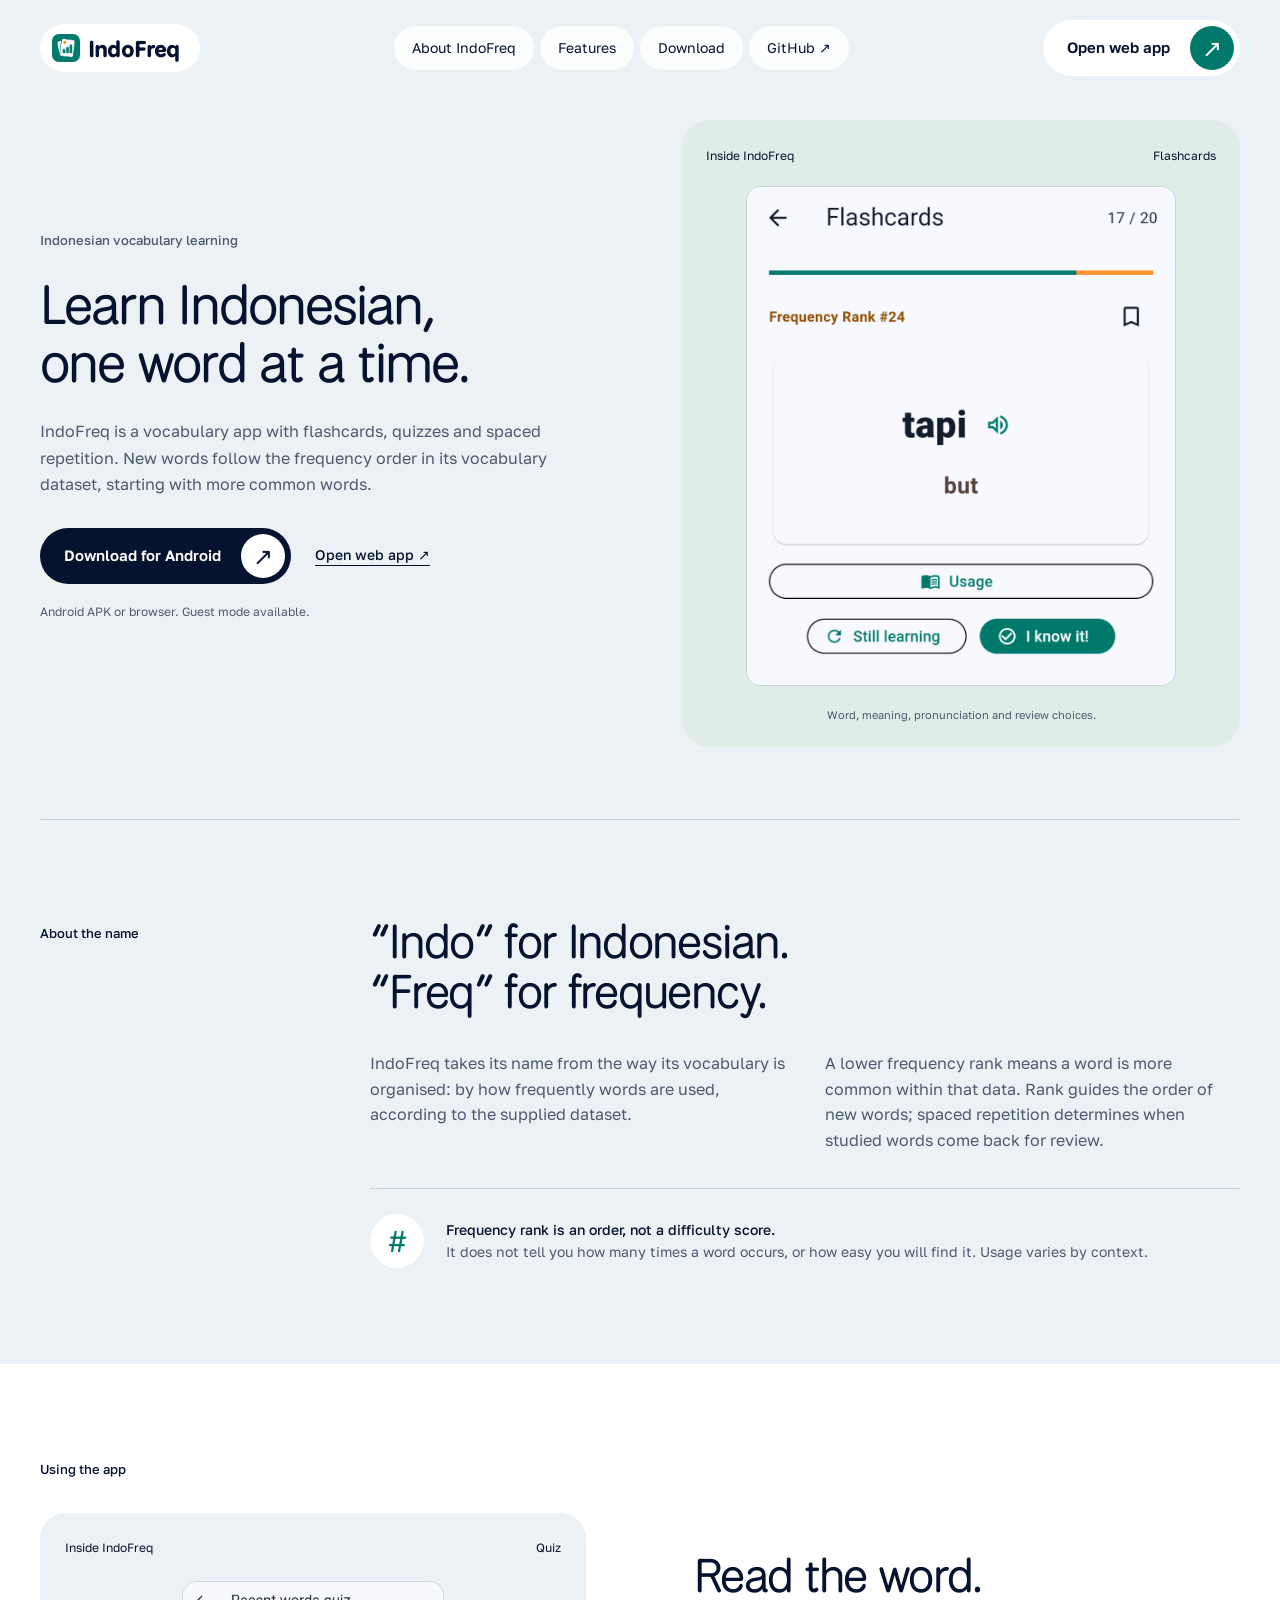
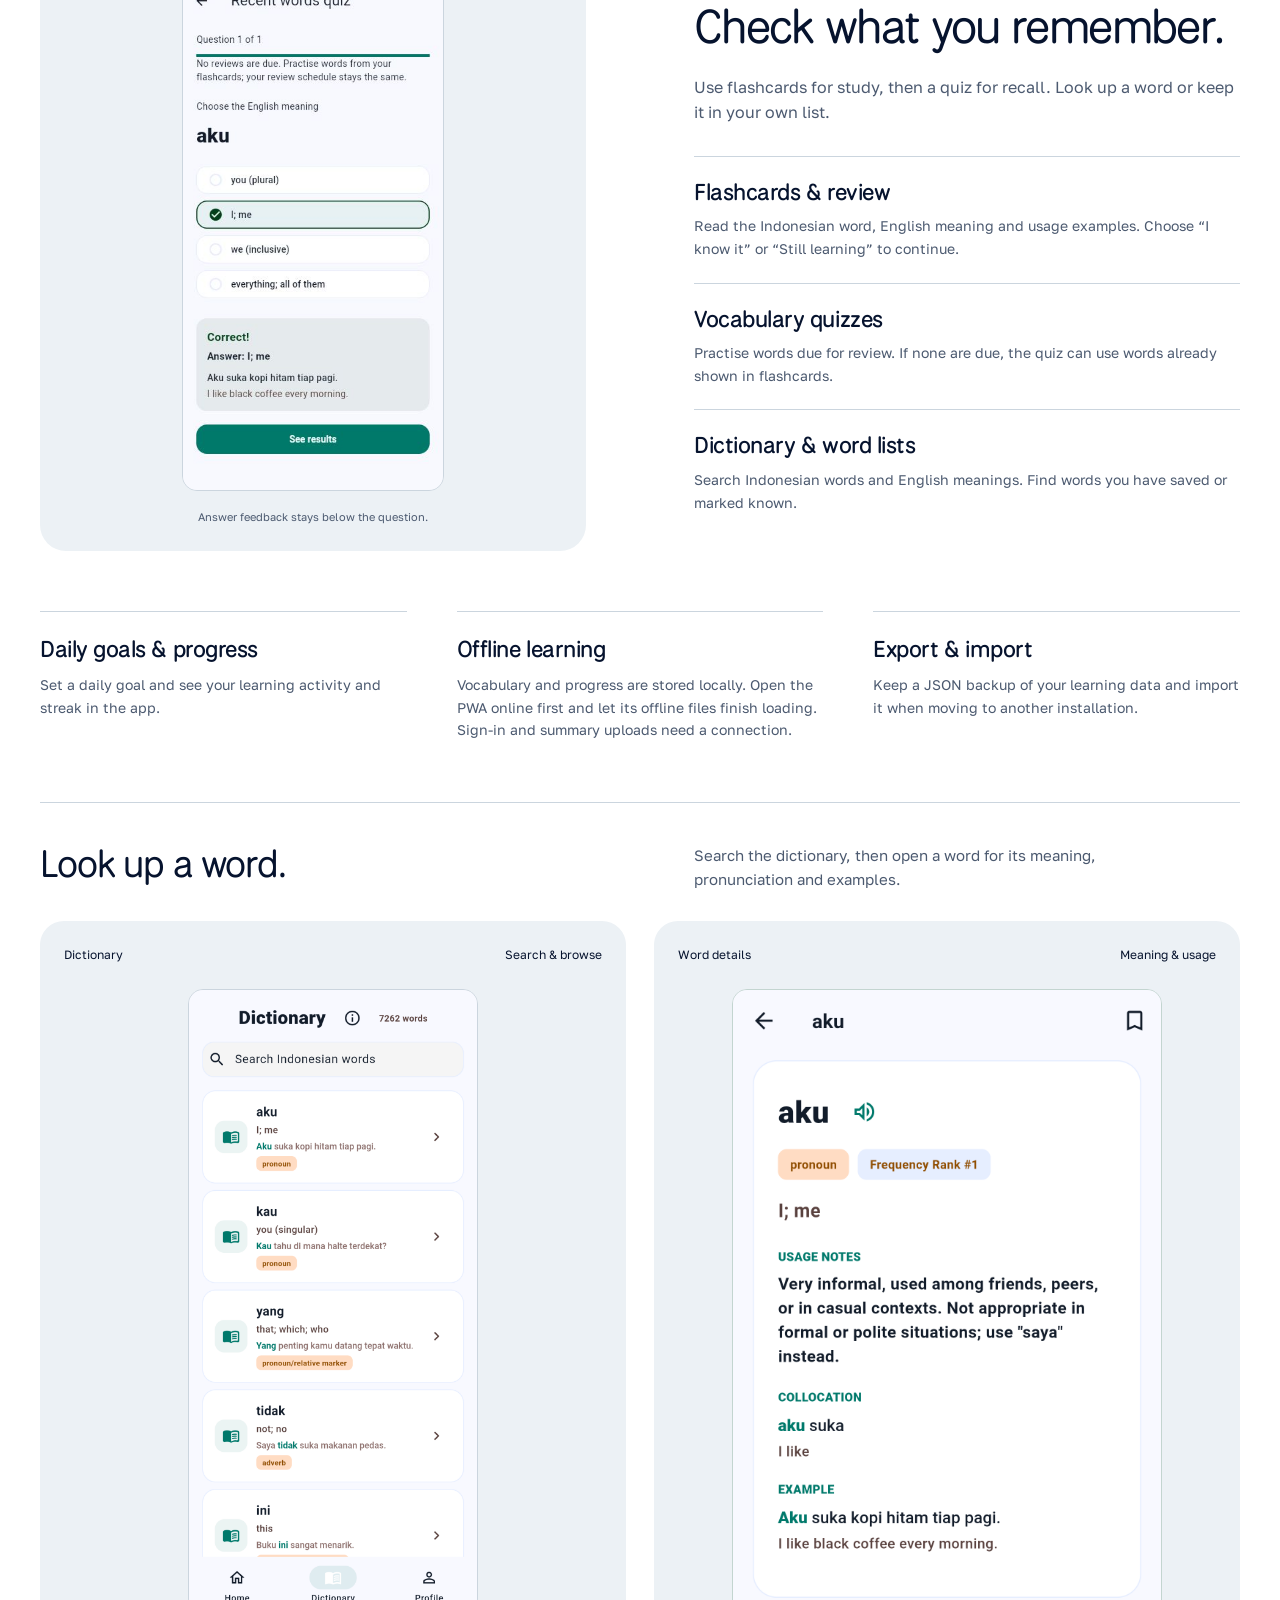
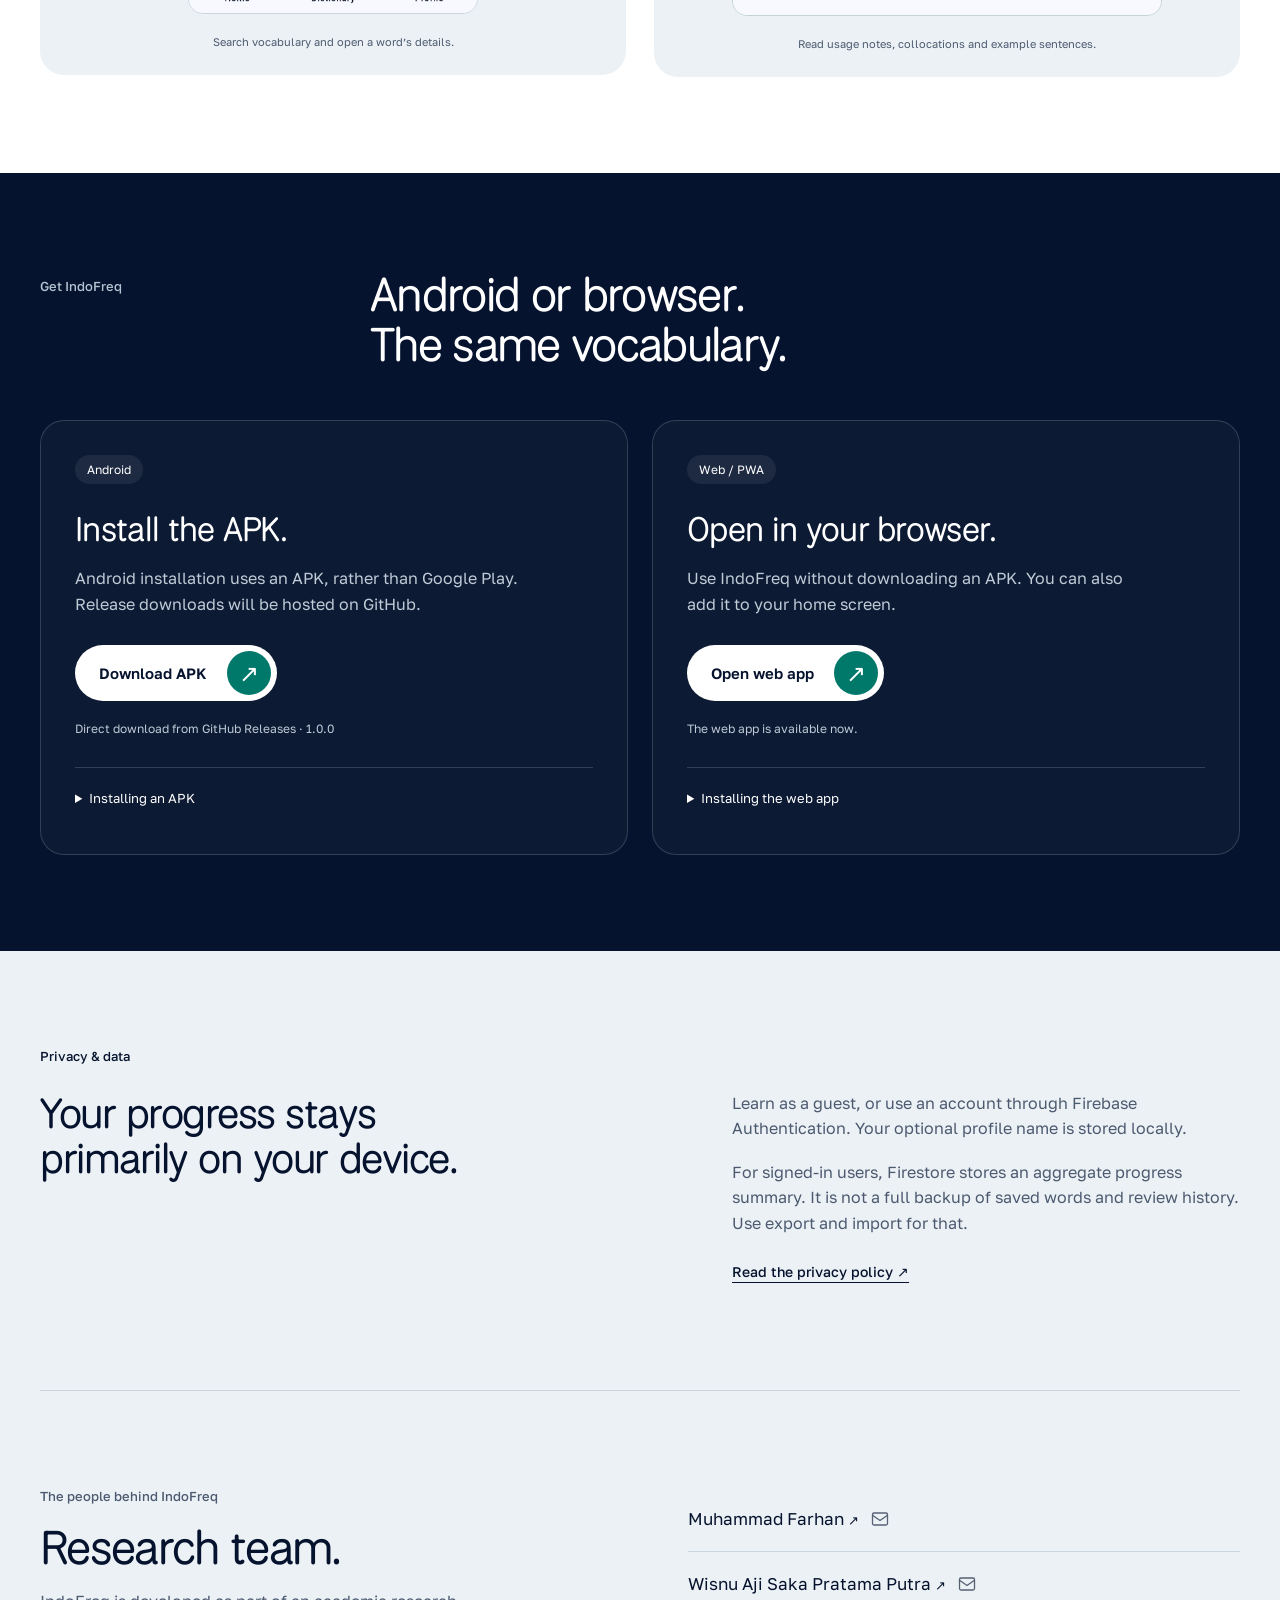
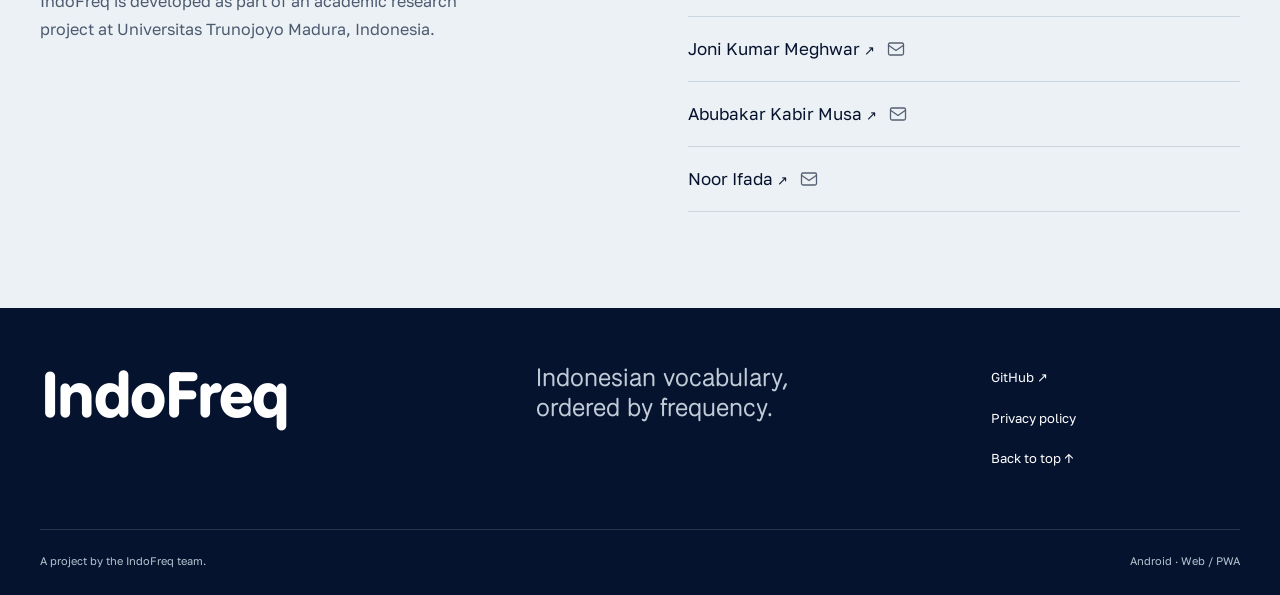
<file: index.html>
<!doctype html>
<html lang="en">

<head>
  <meta charset="utf-8">
  <meta name="viewport" content="width=device-width,initial-scale=1">
  <title>IndoFreq — Indonesian vocabulary, ordered by frequency.</title>
  <meta name="description"
    content="Learn Indonesian vocabulary with frequency-ordered flashcards, spaced repetition, quizzes and a searchable dictionary. Use IndoFreq on Android or the web.">
  <meta name="theme-color" content="#ecf1f5">
  <meta property="og:type" content="website">
  <meta property="og:title" content="IndoFreq — Indonesian vocabulary, ordered by frequency.">
  <meta property="og:description"
    content="Learn Indonesian vocabulary with frequency-ordered flashcards, spaced repetition, quizzes and a searchable dictionary. Use IndoFreq on Android or the web.">
  <meta name="twitter:card" content="summary">
  <link rel="icon" href="assets/indofreq-logo.png">
  <link rel="preload" href="assets/fonts/NationalPark-latin.woff2" as="font" type="font/woff2" crossorigin>
  <link rel="stylesheet" href="styles.css">
  <script src="config.js" defer></script>
  <script src="script.js" defer></script>

<!-- Google Analytics -->
<script async src="https://www.googletagmanager.com/gtag/js?id=G-DYMZL4G29G"></script>
<script>
  window.dataLayer = window.dataLayer || [];

  function gtag() {
    dataLayer.push(arguments);
  }

  gtag('js', new Date());
  gtag('config', 'G-DYMZL4G29G');
</script>

</head>

<body><a class="skip" href="#main">Skip to content</a>
  <header class="header wrap">
    <a class="brand" href="index.html" aria-label="IndoFreq home"><img src="assets/indofreq-logo.png" width="28"
        height="28" alt="">IndoFreq</a>
    <button class="menu" aria-controls="navigation" aria-expanded="false">Menu <span
        aria-hidden="true">☰</span></button>
    <nav id="navigation" aria-label="Main navigation"><a href="#about">About IndoFreq</a><a
        href="#features">Features</a><a href="#download">Download</a><a
        href="https://github.com/mfarhancode/indofreq">GitHub ↗</a></nav>
    <a class="button nav-app" href="https://indofreq.web.app/"><span>Open web app</span><span class="button-disc"
        aria-hidden="true">↗</span></a>
  </header>
  <main id="main" tabindex="-1">
    <section class="hero wrap" aria-labelledby="hero-title">
      <div class="hero-copy">
        <p class="eyebrow">Indonesian vocabulary learning</p>
        <h1 id="hero-title">Learn Indonesian,<br>one word at a time.</h1>
        <p class="lead">IndoFreq is a vocabulary app with flashcards, quizzes and spaced repetition. New words follow
          the frequency order in its vocabulary dataset, starting with more common words.</p>
        <div class="actions"><a class="button dark" data-apk-hero href="#download"><span>Download for
              Android</span><span class="button-disc" aria-hidden="true">↗</span></a><a class="quiet-link"
            href="https://indofreq.web.app/">Open web app ↗</a></div>
        <p class="hero-note">Android APK or browser. Guest mode available.</p>
      </div>
      <figure class="hero-visual">
        <div class="image-label"><span>Inside IndoFreq</span><span>Flashcards</span></div>
        <div class="screen-crop screen-crop--flashcards"><img src="assets/screenshots/flashcards.png" width="946"
            height="2048"
            alt="IndoFreq flashcard for tapi, meaning but, with pronunciation, Frequency Rank 24, Usage and review choices"
            fetchpriority="high"></div>
        <figcaption>Word, meaning, pronunciation and review choices.</figcaption>
      </figure>
    </section>
    <section class="about wrap section" id="about" aria-labelledby="about-title">
      <div class="section-label">About the name</div>
      <div class="about-body">
        <h2 id="about-title">“Indo” for Indonesian.<br>“Freq” for frequency.</h2>
        <div class="about-copy">
          <p>IndoFreq takes its name from the way its vocabulary is organised: by how frequently words are used,
            according to the supplied dataset.</p>
          <p>A lower frequency rank means a word is more common within that data. Rank guides the order of new words;
            spaced repetition determines when studied words come back for review.</p>
        </div>
        <div class="rank-note"><span class="rank-mark" aria-hidden="true">#</span>
          <p><strong>Frequency rank is an order, not a difficulty score.</strong><br>It does not tell you how many times
            a word occurs, or how easy you will find it. Usage varies by context.</p>
        </div>
      </div>
    </section>
    <section class="practice section" id="features" aria-labelledby="features-title">
      <div class="wrap">
        <div class="section-label">Using the app</div>
        <div class="practice-layout">
          <figure class="quiz-visual">
            <div class="image-label"><span>Inside IndoFreq</span><span>Quiz</span></div><img
              src="assets/screenshots/quiz.jpg"
              alt="A real IndoFreq quiz with the answer choices still visible and Correct feedback below them"
              width="390" height="760" loading="lazy">
            <figcaption>Answer feedback stays below the question.</figcaption>
          </figure>
          <div class="practice-copy">
            <h2 id="features-title">Read the word.<br>Check what you remember.</h2>
            <p class="section-intro">Use flashcards for study, then a quiz for recall. Look up a word or keep it in your
              own list.</p>
            <div class="feature-row">
              <h3>Flashcards &amp; review</h3>
              <p>Read the Indonesian word, English meaning and usage examples. Choose “I know it” or “Still learning” to
                continue.</p>
            </div>
            <div class="feature-row">
              <h3>Vocabulary quizzes</h3>
              <p>Practise words due for review. If none are due, the quiz can use words already shown in flashcards.</p>
            </div>
            <div class="feature-row">
              <h3>Dictionary &amp; word lists</h3>
              <p>Search Indonesian words and English meanings. Find words you have saved or marked known.</p>
            </div>
          </div>
        </div>
        <div class="practical-notes">
          <article>
            <h3>Daily goals &amp; progress</h3>
            <p>Set a daily goal and see your learning activity and streak in the app.</p>
          </article>
          <article>
            <h3>Offline learning</h3>
            <p>Vocabulary and progress are stored locally. Open the PWA online first and let its offline files finish
              loading. Sign-in and summary uploads need a connection.</p>
          </article>
          <article>
            <h3>Export &amp; import</h3>
            <p>Keep a JSON backup of your learning data and import it when moving to another installation.</p>
          </article>
        </div>
        <section class="word-gallery" aria-labelledby="word-gallery-title">
          <div class="word-gallery-heading">
            <h3 id="word-gallery-title">Look up a word.</h3>
            <p>Search the dictionary, then open a word for its meaning, pronunciation and examples.</p>
          </div>
          <div class="word-gallery-grid">
            <figure class="word-shot">
              <div class="image-label"><span>Dictionary</span><span>Search &amp; browse</span></div><img
                class="dictionary-capture" src="assets/screenshots/dictionary.png" width="946" height="2048"
                alt="IndoFreq dictionary with search, Indonesian words, English meanings and example sentences"
                loading="lazy">
              <figcaption>Search vocabulary and open a word’s details.</figcaption>
            </figure>
            <figure class="word-shot">
              <div class="image-label"><span>Word details</span><span>Meaning &amp; usage</span></div>
              <div class="screen-crop screen-crop--detail"><img src="assets/screenshots/detail.png" width="946"
                  height="2048"
                  alt="Details for aku with a pronunciation button, Frequency Rank 1, usage notes, collocation and example; the pronunciation tooltip is visible"
                  loading="lazy"></div>
              <figcaption>Read usage notes, collocations and example sentences.</figcaption>
            </figure>
          </div>
        </section>
      </div>
    </section>
    <section class="download section" id="download" aria-labelledby="download-title">
      <div class="wrap">
        <div class="download-heading">
          <div class="section-label">Get IndoFreq</div>
          <h2 id="download-title">Android or browser.<br>The same vocabulary.</h2>
        </div>
        <div class="download-grid">
          <article class="download-option"><span class="platform">Android</span>
            <h3>Install the APK.</h3>
            <p>Android installation uses an APK, rather than Google Play. Release downloads will be hosted on GitHub.
            </p><a class="button" data-apk-download hidden><span>Download APK</span><span class="button-disc"
                aria-hidden="true">↗</span></a><button class="button unavailable" data-apk-fallback disabled>APK link
              coming soon</button>
            <p class="download-status" data-apk-status>A public APK download link has not been added yet. You can use
              the web app instead.</p>
            <details>
              <summary>Installing an APK</summary>
              <p>Download the release file, open it on Android and follow the installation prompts. Your phone may ask
                you to allow installation from the browser or file manager you used.</p>
            </details>
          </article>
          <article class="download-option"><span class="platform">Web / PWA</span>
            <h3>Open in your browser.</h3>
            <p>Use IndoFreq without downloading an APK. You can also add it to your home screen.</p><a class="button"
              href="https://indofreq.web.app/"><span>Open web app</span><span class="button-disc"
                aria-hidden="true">↗</span></a>
            <p class="download-status">The web app is available now.</p>
            <details>
              <summary>Installing the web app</summary>
              <p>Open IndoFreq, then choose “Install app” or “Add to Home Screen” in your browser. The option and
                wording depend on your device and browser.</p>
            </details>
          </article>
        </div>
      </div>
    </section>
    <section class="data-section wrap section" aria-labelledby="data-title">
      <div>
        <div class="section-label">Privacy &amp; data</div>
        <h2 id="data-title">Your progress stays<br>primarily on your device.</h2>
      </div>
      <div class="data-copy">
        <p>Learn as a guest, or use an account through Firebase Authentication. Your optional profile name is stored
          locally.</p>
        <p>For signed-in users, Firestore stores an aggregate progress summary. It is not a full backup of saved words
          and review history. Use export and import for that.</p><a class="quiet-link" href="privacy.html">Read the
          privacy policy ↗</a>
      </div>
    </section>
    
    
<section class="team-section wrap section" id="research-team"
         aria-labelledby="team-title">

  <div class="team-heading">
    <p class="section-label">The people behind IndoFreq</p>
    <h2 id="team-title">Research team.</h2>
    <p>
      IndoFreq is developed as part of an academic research project
      at Universitas Trunojoyo Madura, Indonesia.
    </p>
  </div>

  <ul class="team-list">
    <li class="team-member">
      <a href="https://github.com/mfarhancode"
         target="_blank" rel="noopener noreferrer">
        Muhammad Farhan <span aria-hidden="true">↗</span>
      </a>
      <!-- Add email control after confirming public email address -->
       
    <details class="team-email">
      <summary aria-label="Show email address">
        <svg xmlns="http://www.w3.org/2000/svg"
            width="18" height="18" viewBox="0 0 24 24"
            fill="none" stroke="currentColor"
            stroke-width="1.7" stroke-linecap="round"
            stroke-linejoin="round" aria-hidden="true">
          <rect x="2" y="4" width="20" height="16" rx="2"/>
          <path d="m22 7-10 7L2 7"/>
        </svg>
      </summary>
      <a href="mailto:muhammadfarhan8731@gmail.com">muhammadfarhan8731@gmail.com</a>
    </details>

    </li>

    <li class="team-member">
      <a href="https://github.com/Wheeznu"
         target="_blank" rel="noopener noreferrer">
        Wisnu Aji Saka Pratama Putra <span aria-hidden="true">↗</span>
      </a>
       
    <details class="team-email">
      <summary aria-label="Show email address">
        <svg xmlns="http://www.w3.org/2000/svg"
            width="18" height="18" viewBox="0 0 24 24"
            fill="none" stroke="currentColor"
            stroke-width="1.7" stroke-linecap="round"
            stroke-linejoin="round" aria-hidden="true">
          <rect x="2" y="4" width="20" height="16" rx="2"/>
          <path d="m22 7-10 7L2 7"/>
        </svg>
      </summary>
      <a href="mailto:wisnuajisaka02@gmail.com">wisnuajisaka02@gmail.com</a>
    </details>
    </li>

    <li class="team-member">
      <a href="https://www.linkedin.com/in/jonikumarmeghwar"
         target="_blank" rel="noopener noreferrer">
        Joni Kumar Meghwar <span aria-hidden="true">↗</span>
      </a>
       
    <details class="team-email">
      <summary aria-label="Show email address">
        <svg xmlns="http://www.w3.org/2000/svg"
            width="18" height="18" viewBox="0 0 24 24"
            fill="none" stroke="currentColor"
            stroke-width="1.7" stroke-linecap="round"
            stroke-linejoin="round" aria-hidden="true">
          <rect x="2" y="4" width="20" height="16" rx="2"/>
          <path d="m22 7-10 7L2 7"/>
        </svg>
      </summary>
      <a href="mailto:240411100234@student.turnojoyo.ac.id">240411100234@student.turnojoyo.ac.id</a>
    </details>
    </li>

    <li class="team-member">
      <a href="https://www.linkedin.com/in/abubakar-kabir-167baa345/"
         target="_blank" rel="noopener noreferrer">
        Abubakar Kabir Musa <span aria-hidden="true">↗</span>
      </a>
       
    <details class="team-email">
      <summary aria-label="Show email address">
        <svg xmlns="http://www.w3.org/2000/svg"
            width="18" height="18" viewBox="0 0 24 24"
            fill="none" stroke="currentColor"
            stroke-width="1.7" stroke-linecap="round"
            stroke-linejoin="round" aria-hidden="true">
          <rect x="2" y="4" width="20" height="16" rx="2"/>
          <path d="m22 7-10 7L2 7"/>
        </svg>
      </summary>
      <a href="mailto:abubakarkabirmusa4@gmail.com">abubakarkabirmusa4@gmail.com</a>
    </details>
    </li>

    <li class="team-member">
      <a href="https://www.scopus.com/authid/detail.uri?authorId=56590032100"
        target="_blank" rel="noopener noreferrer">
        Noor Ifada <span aria-hidden="true">↗</span>
      </a>
      <details class="team-email">
      <summary aria-label="Show email address">
        <svg xmlns="http://www.w3.org/2000/svg"
            width="18" height="18" viewBox="0 0 24 24"
            fill="none" stroke="currentColor"
            stroke-width="1.7" stroke-linecap="round"
            stroke-linejoin="round" aria-hidden="true">
          <rect x="2" y="4" width="20" height="16" rx="2"/>
          <path d="m22 7-10 7L2 7"/>
        </svg>
      </summary>
      <a href="mailto:noor.ifada@trunojoyo.ac.id">noor.ifada@trunojoyo.ac.id</a>
    </details>

    </li>
  </ul>
</section>


  </main>
  <footer class="footer">
    <div class="wrap">
      <div class="footer-top"><a class="footer-brand" href="index.html">IndoFreq</a>
        <p>Indonesian vocabulary,<br>ordered by frequency.</p>
        <nav aria-label="Footer navigation"><a href="https://github.com/mfarhancode/indofreq">GitHub ↗</a><a
            href="privacy.html">Privacy policy</a><a href="#main">Back to top ↑</a></nav>
      </div>
      <div class="footer-bottom"><span>A project by the IndoFreq team.</span><span>Android · Web / PWA</span></div>
    </div>
  </footer>
</body>

</html>
</file>
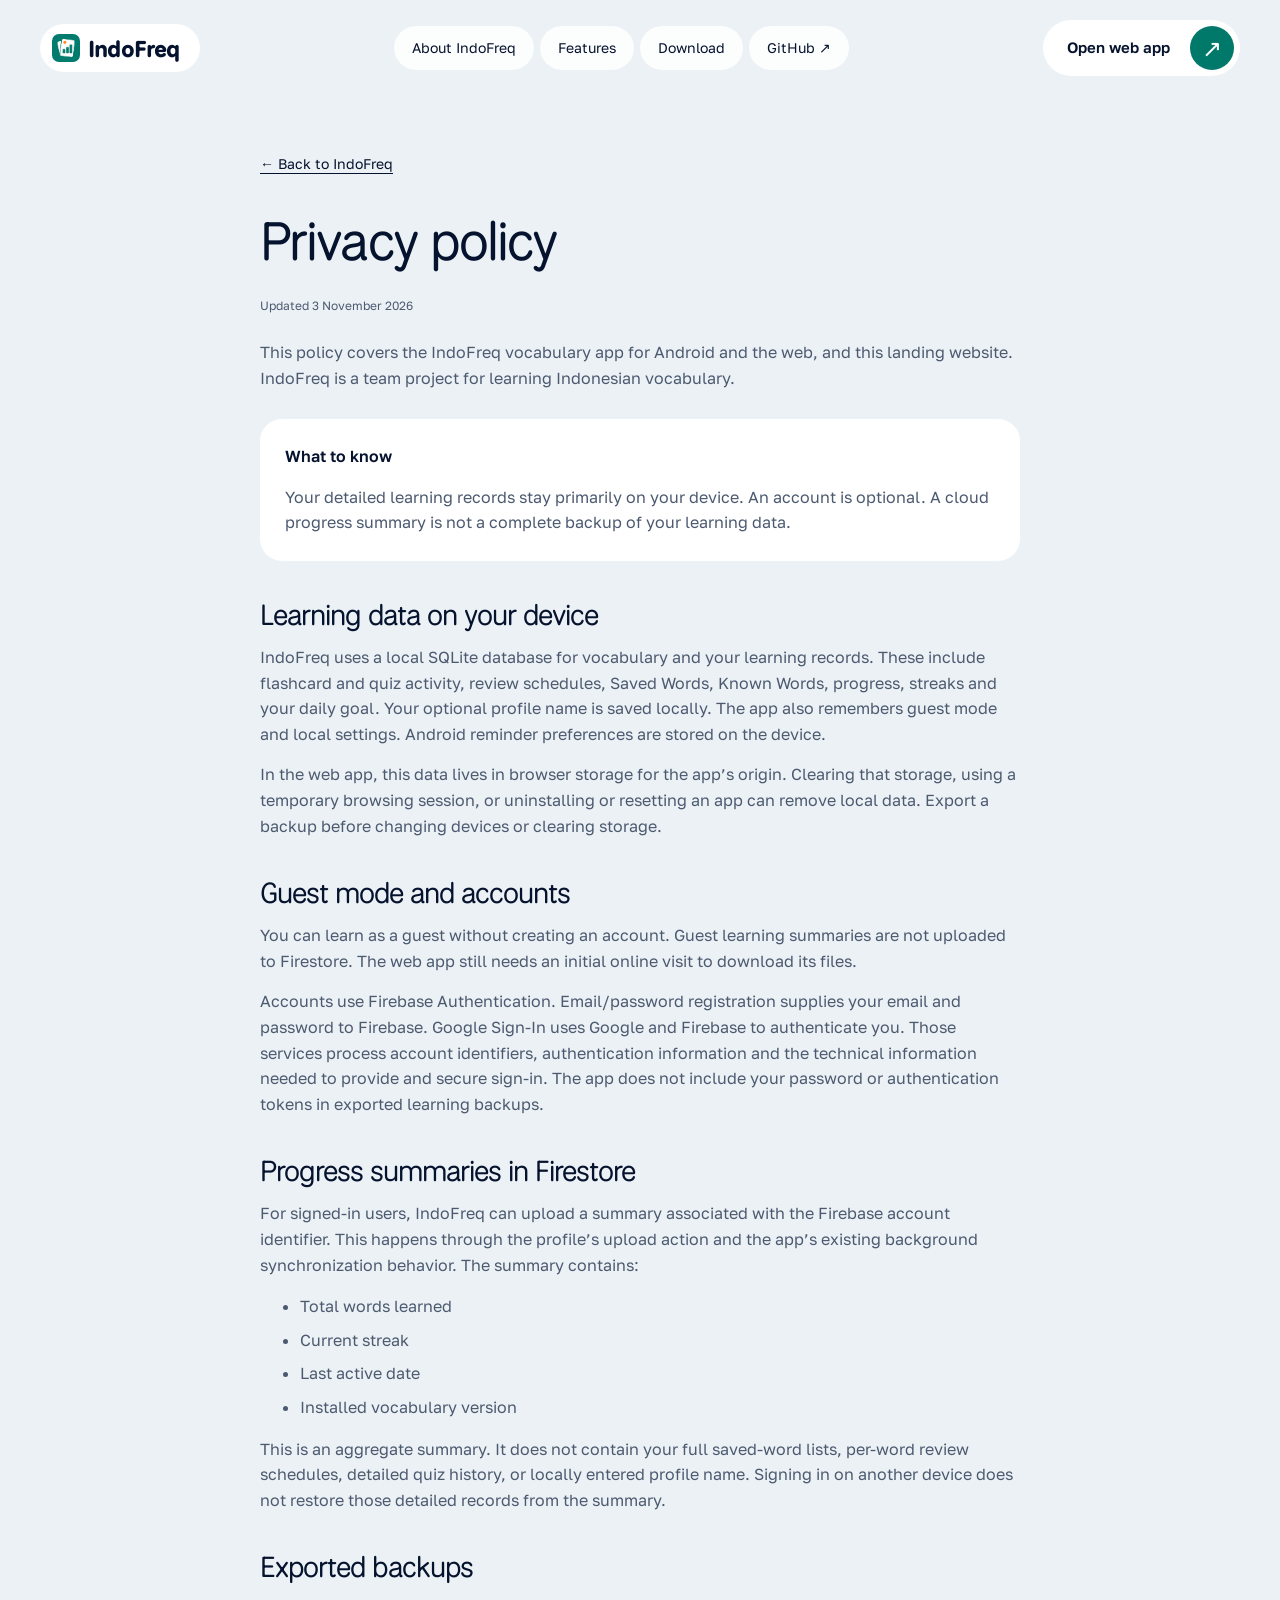
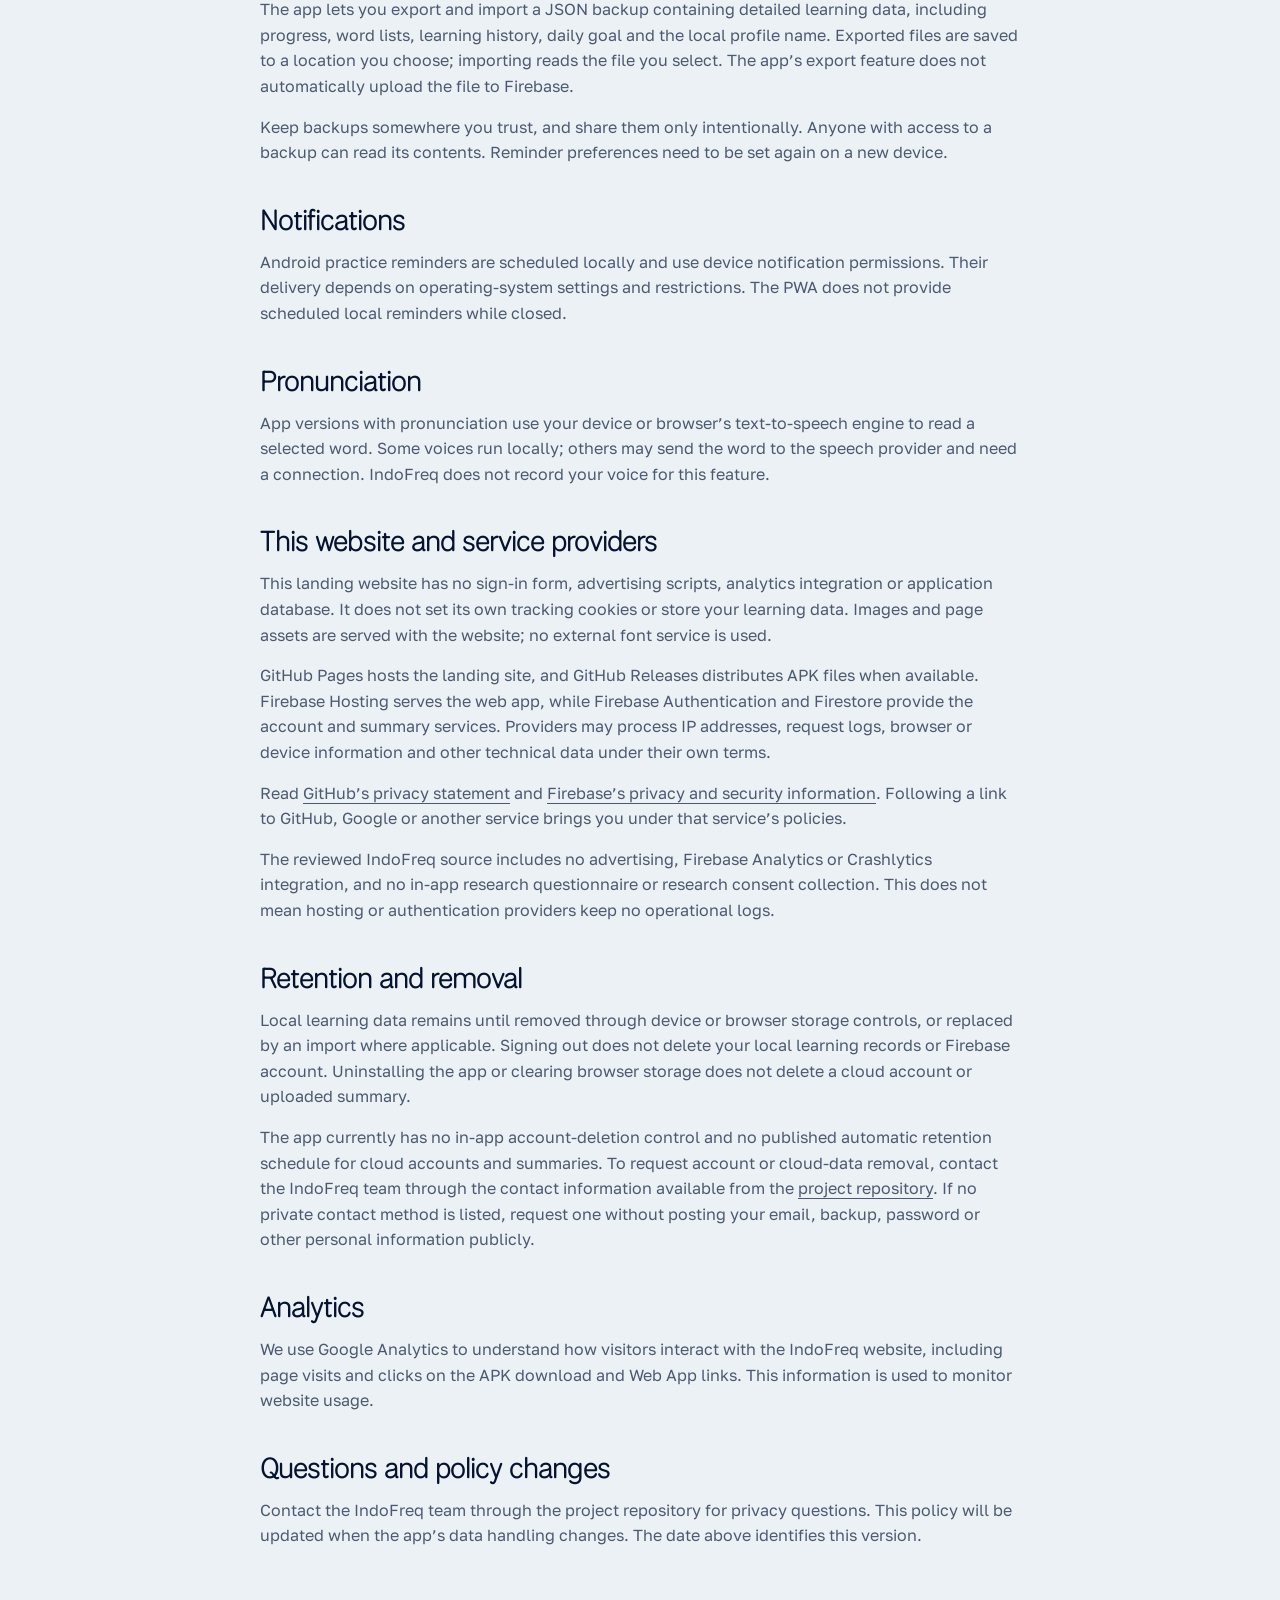
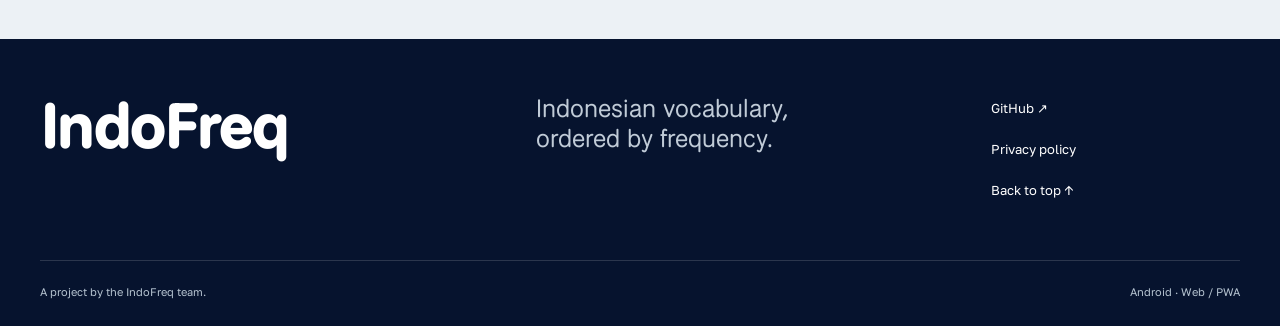
<file: privacy.html>
<!doctype html>
<html lang="en">

<head>
  <meta charset="utf-8">
  <meta name="viewport" content="width=device-width,initial-scale=1">
  <title>Privacy policy — IndoFreq</title>
  <meta name="description"
    content="How IndoFreq handles local learning records, accounts, exported backups and progress summaries.">
  <meta name="theme-color" content="#ecf1f5">
  <meta property="og:type" content="website">
  <meta property="og:title" content="Privacy policy — IndoFreq">
  <meta property="og:description"
    content="How IndoFreq handles local learning records, accounts, exported backups and progress summaries.">
  <meta name="twitter:card" content="summary">
  <link rel="icon" href="assets/indofreq-logo.png">
  <link rel="preload" href="assets/fonts/NationalPark-latin.woff2" as="font" type="font/woff2" crossorigin>
  <link rel="stylesheet" href="styles.css">
  <script src="config.js" defer></script>
  <script src="script.js" defer></script>
</head>

<body><a class="skip" href="#main">Skip to content</a>
  <header class="header wrap">
    <a class="brand" href="index.html" aria-label="IndoFreq home"><img src="assets/indofreq-logo.png" width="28"
        height="28" alt="">IndoFreq</a>
    <button class="menu" aria-controls="navigation" aria-expanded="false">Menu <span
        aria-hidden="true">☰</span></button>
    <nav id="navigation" aria-label="Main navigation"><a href="index.html#about">About IndoFreq</a><a
        href="index.html#features">Features</a><a href="index.html#download">Download</a><a
        href="https://github.com/mfarhancode/indofreq">GitHub ↗</a></nav>
    <a class="button nav-app" href="https://indofreq.web.app/"><span>Open web app</span><span class="button-disc"
        aria-hidden="true">↗</span></a>
  </header>
  <main id="main" tabindex="-1" class="policy wrap"><a href="index.html">← Back to IndoFreq</a>
    <h1>Privacy policy</h1>
    <p class="updated">Updated 3 November 2026</p>
    <p>This policy covers the IndoFreq vocabulary app for Android and the web, and this landing website. IndoFreq is a
      team project for learning Indonesian vocabulary.</p>
    <div class="notice"><strong>What to know</strong>
      <p>Your detailed learning records stay primarily on your device. An account is optional. A cloud progress summary
        is not a complete backup of your learning data.</p>
    </div>
    <h2>Learning data on your device</h2>
    <p>IndoFreq uses a local SQLite database for vocabulary and your learning records. These include flashcard and quiz
      activity, review schedules, Saved Words, Known Words, progress, streaks and your daily goal. Your optional profile
      name is saved locally. The app also remembers guest mode and local settings. Android reminder preferences are
      stored on the device.</p>
    <p>In the web app, this data lives in browser storage for the app’s origin. Clearing that storage, using a temporary
      browsing session, or uninstalling or resetting an app can remove local data. Export a backup before changing
      devices or clearing storage.</p>
    <h2>Guest mode and accounts</h2>
    <p>You can learn as a guest without creating an account. Guest learning summaries are not uploaded to Firestore. The
      web app still needs an initial online visit to download its files.</p>
    <p>Accounts use Firebase Authentication. Email/password registration supplies your email and password to Firebase.
      Google Sign-In uses Google and Firebase to authenticate you. Those services process account identifiers,
      authentication information and the technical information needed to provide and secure sign-in. The app does not
      include your password or authentication tokens in exported learning backups.</p>
    <h2>Progress summaries in Firestore</h2>
    <p>For signed-in users, IndoFreq can upload a summary associated with the Firebase account identifier. This happens
      through the profile’s upload action and the app’s existing background synchronization behavior. The summary
      contains:</p>
    <ul>
      <li>Total words learned</li>
      <li>Current streak</li>
      <li>Last active date</li>
      <li>Installed vocabulary version</li>
    </ul>
    <p>This is an aggregate summary. It does not contain your full saved-word lists, per-word review schedules, detailed
      quiz history, or locally entered profile name. Signing in on another device does not restore those detailed
      records from the summary.</p>
    <h2>Exported backups</h2>
    <p>The app lets you export and import a JSON backup containing detailed learning data, including progress, word
      lists, learning history, daily goal and the local profile name. Exported files are saved to a location you choose;
      importing reads the file you select. The app’s export feature does not automatically upload the file to Firebase.
    </p>
    <p>Keep backups somewhere you trust, and share them only intentionally. Anyone with access to a backup can read its
      contents. Reminder preferences need to be set again on a new device.</p>
    <h2>Notifications</h2>
    <p>Android practice reminders are scheduled locally and use device notification permissions. Their delivery depends
      on operating-system settings and restrictions. The PWA does not provide scheduled local reminders while closed.
    </p>
    <h2>Pronunciation</h2>
    <p>App versions with pronunciation use your device or browser’s text-to-speech engine to read a selected word. Some
      voices run locally; others may send the word to the speech provider and need a connection. IndoFreq does not
      record your voice for this feature.</p>
    <h2>This website and service providers</h2>
    <p>This landing website has no sign-in form, advertising scripts, analytics integration or application database. It
      does not set its own tracking cookies or store your learning data. Images and page assets are served with the
      website; no external font service is used.</p>
    <p>GitHub Pages hosts the landing site, and GitHub Releases distributes APK files when available. Firebase Hosting
      serves the web app, while Firebase Authentication and Firestore provide the account and summary services.
      Providers may process IP addresses, request logs, browser or device information and other technical data under
      their own terms.</p>
    <p>Read <a href="https://docs.github.com/en/site-policy/privacy-policies/github-general-privacy-statement">GitHub’s
        privacy statement</a> and <a href="https://firebase.google.com/support/privacy">Firebase’s privacy and security
        information</a>. Following a link to GitHub, Google or another service brings you under that service’s policies.
    </p>
    <p>The reviewed IndoFreq source includes no advertising, Firebase Analytics or Crashlytics integration, and no
      in-app research questionnaire or research consent collection. This does not mean hosting or authentication
      providers keep no operational logs.</p>
    <h2>Retention and removal</h2>
    <p>Local learning data remains until removed through device or browser storage controls, or replaced by an import
      where applicable. Signing out does not delete your local learning records or Firebase account. Uninstalling the
      app or clearing browser storage does not delete a cloud account or uploaded summary.</p>
    <p>The app currently has no in-app account-deletion control and no published automatic retention schedule for cloud
      accounts and summaries. To request account or cloud-data removal, contact the IndoFreq team through the contact
      information available from the <a href="https://github.com/mfarhancode/indofreq">project repository</a>. If no
      private contact method is listed, request one without posting your email, backup, password or other personal
      information publicly.</p>
    <h2>Analytics</h2>
    <p>We use Google Analytics to understand how visitors interact with the IndoFreq website, including page visits and 
      clicks on the APK download and Web App links. This information is used to monitor website usage.</p>
    <h2>Questions and policy changes</h2>
    <p>Contact the IndoFreq team through the project repository for privacy questions. This policy will be updated when
      the app’s data handling changes. The date above identifies this version.</p>
  </main>
  <footer class="footer">
    <div class="wrap">
      <div class="footer-top"><a class="footer-brand" href="index.html">IndoFreq</a>
        <p>Indonesian vocabulary,<br>ordered by frequency.</p>
        <nav aria-label="Footer navigation"><a href="https://github.com/mfarhancode/indofreq">GitHub ↗</a><a
            href="privacy.html">Privacy policy</a><a href="#main">Back to top ↑</a></nav>
      </div>
      <div class="footer-bottom"><span>A project by the IndoFreq team.</span><span>Android · Web / PWA</span></div>
    </div>
  </footer>
</body>

</html>
</file>
<file: styles.css>
@font-face {
  font-family: 'National Park';
  src: url('assets/fonts/NationalPark-latin.woff2') format('woff2');
  font-style: normal;
  font-weight: 400 800;
  font-display: swap;
}
@font-face {
  font-family: 'Golos Text';
  src: url('assets/fonts/GolosText-latin.woff2') format('woff2');
  font-style: normal;
  font-weight: 400 600;
  font-display: swap;
}
:root {
  --ground: #ecf1f5;
  --ink: #06132e;
  --muted: #4c5a70;
  --accent: #00786a;
  --white: #fff;
  --pale: #dfece8;
  --line: #cbd5de;
  --display: 'National Park', sans-serif;
  --body: 'Golos Text', sans-serif;
}
* { box-sizing: border-box; }
html { scroll-behavior: smooth; scroll-padding-top: 30px; -webkit-text-size-adjust: 100%; }
body { margin: 0; background: var(--ground); color: var(--ink); font: 16px/1.6 var(--body); }
h1,h2,h3,p,figure { margin: 0; }
a { color: inherit; }
button { font: inherit; }
img { display: block; max-width: 100%; height: auto; }
[hidden] { display: none !important; }
a,button,summary { -webkit-tap-highlight-color: transparent; }
:focus-visible { outline: 3px solid var(--accent); outline-offset: 5px; }
.wrap { width: calc(100% - 80px); max-width: 1360px; margin-inline: auto; }
.skip { position: absolute; top: -90px; left: 20px; padding: 12px 20px; background: white; border-radius: 30px; z-index: 10; }
.skip:focus { top: 12px; }
.header { display: flex; align-items: center; justify-content: space-between; gap: 20px; padding-block: 20px; min-height: 96px; }
.brand { display: inline-flex; gap: 8px; align-items: center; min-height: 48px; background: white; border-radius: 50px; padding: 7px 20px 7px 12px; text-decoration: none; font: 800 23px/1 var(--display); letter-spacing: -.8px; }
.brand img { border-radius: 7px; }
.header nav { display: flex; gap: 6px; }
.header nav a { display: flex; align-items: center; min-height: 44px; padding: 0 18px; background: #ffffffd9; border-radius: 40px; text-decoration: none; font-size: 14px; }
.header nav a:hover { background: white; }
.button { display: inline-flex; justify-content: space-between; align-items: center; gap: 20px; min-height: 56px; padding: 6px 6px 6px 24px; background: white; color: var(--ink); border: 0; border-radius: 40px; text-decoration: none; font-size: 15px; font-weight: 600; line-height: 1.3; transition: background .15s; }
.button-disc { display: grid; place-items: center; width: 44px; height: 44px; border-radius: 50%; flex-shrink: 0; background: var(--accent); color: white; font: 400 24px/1 var(--body); }
.button:hover { background: #dce8e4; }
.button.dark { background: var(--ink); color: white; }
.button.dark:hover { background: #18304b; }
.button.dark .button-disc { background: white; color: var(--ink); }
.menu { display: none; }
.hero { display: grid; grid-template-columns: 1fr 1fr; gap: 7%; align-items: center; padding-block: 24px 72px; }
.hero-copy { padding-bottom: 15px; }
.eyebrow,.section-label { font-size: 13px; line-height: 1.45; font-weight: 500; }
.eyebrow { margin-bottom: 25px; }
h1 { font: 400 clamp(42px,4.3vw,66px)/1.06 var(--display); letter-spacing: -.035em; margin-bottom: 27px; }
h2 { font: 400 clamp(34px,3.7vw,54px)/1.07 var(--display); letter-spacing: -.035em; }
h3 { font: 500 25px/1.15 var(--display); letter-spacing: -.02em; }
p { color: var(--muted); }
.lead { max-width: 520px; line-height: 1.65; }
.actions { display: flex; flex-wrap: wrap; gap: 24px; align-items: center; margin-top: 30px; }
.quiet-link { font-size: 14px; font-weight: 500; text-decoration-thickness: 1px; text-underline-offset: 5px; padding-block: 10px; }
.quiet-link:hover { color: var(--accent); }
.hero-note { font-size: 12px; margin-top: 18px; }
.hero-visual { background: var(--pale); border-radius: 28px; min-height: 624px; padding: 26px 24px 23px; display: flex; flex-direction: column; align-items: center; justify-content: space-between; }
.image-label { align-self: stretch; display: flex; justify-content: space-between; font-size: 12px; gap: 20px; }
.hero-visual img { width: auto; height: 500px; max-width: 100%; border: 1px solid #c3d5d0; border-radius: 15px; margin-block: 21px; }
figcaption { font-size: 11px; color: var(--muted); line-height: 1.5; }
.section { padding-block: 96px; }
.about { border-top: 1px solid var(--line); display: grid; grid-template-columns: 1fr 3fr; gap: 40px; }
.about .section-label { padding-top: 8px; }
.about-body { max-width: 940px; }
.about-copy { display: grid; grid-template-columns: 1fr 1fr; gap: 40px; margin-top: 34px; }
.rank-note { display: flex; align-items: center; gap: 22px; margin-top: 35px; padding-top: 25px; border-top: 1px solid var(--line); }
.rank-mark { display: grid; place-items: center; width: 54px; height: 54px; flex-shrink: 0; background: white; border-radius: 50%; font: 400 30px/1 var(--display); color: var(--accent); }
.rank-note p { font-size: 14px; }
.rank-note strong { color: var(--ink); font-weight: 500; }
.practice { background: white; }
.practice>.wrap>.section-label { margin-bottom: 34px; }
.practice-layout { display: grid; grid-template-columns: 1fr 1fr; gap: 9%; align-items: center; }
.quiz-visual { background: var(--ground); padding: 25px; border-radius: 26px; display: flex; align-items: center; flex-direction: column; }
.quiz-visual img { width: auto; height: 510px; max-width: 100%; margin: 24px auto 18px; border-radius: 15px; border: 1px solid var(--line); }
.section-intro { margin-top: 23px; margin-bottom: 30px; }
.feature-row { border-top: 1px solid var(--line); padding-block: 22px; }
.feature-row:last-child { padding-bottom: 0; }
.feature-row h3 { margin-bottom: 9px; font-size: 23px; }
.feature-row p { font-size: 14px; line-height: 1.65; }
.practical-notes { display: grid; grid-template-columns: 1fr 1fr 1fr; gap: 50px; margin-top: 60px; }
.practical-notes article { padding-top: 24px; border-top: 1px solid var(--line); }
.practical-notes h3 { font-size: 23px; margin-bottom: 12px; }
.practical-notes p { font-size: 14px; }
.download { background: var(--ink); color: white; }
.download-heading { display: grid; grid-template-columns: 1fr 3fr; gap: 40px; margin-bottom: 50px; }
.download-heading .section-label { padding-top: 8px; color: #b5c3d0; }
.download-grid { display: grid; grid-template-columns: 1fr 1fr; gap: 24px; }
.download-option { border: 1px solid #ffffff29; background: #ffffff08; padding: 34px; border-radius: 24px; }
.platform { display: inline-block; font-size: 12px; padding: 5px 12px; border-radius: 30px; background: #ffffff12; margin-bottom: 25px; }
.download-option h3 { font-size: 34px; font-weight: 400; margin-bottom: 18px; }
.download-option>p { color: #c0cbd7; max-width: 450px; }
.download-option .button { margin-top: 28px; }
.download-option>.download-status { font-size: 12px; margin-top: 18px; }
.button.unavailable { background: #ffffff14; color: #c7d1dc; padding-inline: 24px; cursor: not-allowed; font-weight: 400; }
.download-option details { border-top: 1px solid #ffffff29; padding-top: 20px; margin-top: 28px; font-size: 13px; }
summary { cursor: pointer; min-height: 32px; }
details p { color: #c0cbd7; margin-top: 12px; }
.download a:focus-visible,.download summary:focus-visible,.footer a:focus-visible { outline-color: #a2dbcc; }
.data-section { display: grid; grid-template-columns: 1.15fr 1fr; gap: 9%; align-items: start; }
.data-section .section-label { margin-bottom: 26px; }
.data-section h2 { font-size: 42px; }
.data-copy { padding-top: 44px; }
.data-copy p+p { margin-top: 18px; }
.data-copy .quiet-link { display: inline-block; margin-top: 15px; }
.footer { background: var(--ink); color: white; padding-block: 54px 25px; }
.footer-top { display: grid; grid-template-columns: 1.1fr 1fr .6fr; gap: 40px; padding-bottom: 55px; align-items: start; }
.footer-brand { font: 800 clamp(40px,5vw,76px)/1 var(--display); letter-spacing: -.055em; text-decoration: none; }
.footer-top p { color: #c0cbd7; font: 400 25px/1.2 var(--display); }
.footer nav { display: grid; gap: 10px; font-size: 13px; }
.footer nav a { text-decoration: none; width: fit-content; padding-block: 5px; }
.footer nav a:hover { text-decoration: underline; text-underline-offset: 4px; }
.footer-bottom { display: flex; justify-content: space-between; gap: 20px; border-top: 1px solid #ffffff26; padding-top: 22px; font-size: 11px; color: #b5c3d0; }
.policy { max-width: 760px; padding-block: 55px 90px; }
.policy>a:first-child { font-size: 14px; }
.policy h1 { margin-top: 35px; font-size: 54px; }
.policy h2 { margin-top: 38px; margin-bottom: 14px; font-size: 29px; }
.policy p { margin-top: 15px; }
.policy .updated { font-size: 12px; margin-bottom: 25px; }
.policy a { text-underline-offset: 4px; }
.policy .notice { background: white; border-radius: 22px; padding: 25px; margin-block: 28px; }
.policy li { color: var(--muted); margin-block: 8px; }
@media(min-width:1600px) { .hero { padding-top: 50px; padding-bottom: 100px; }.hero-visual { min-height: 680px; }.hero-visual img { height: 550px; } }
@media(max-width:1150px) { .wrap { width: calc(100% - 48px); }.header { gap: 10px; }.header nav a { padding-inline: 12px; font-size: 12px; }.nav-app { font-size: 13px; gap: 10px; }.brand { font-size: 21px; }.hero { gap: 5%; }h1 { font-size: 48px; }.hero-visual { min-height: 590px; }.hero-visual img { height: 470px; }.practice-layout { gap: 6%; }.practice-copy h2 { font-size: 42px; }.practical-notes { gap: 30px; } }
@media(max-width:900px) { .header { flex-wrap: wrap; }.header nav { order: 4; width: 100%; justify-content: center; padding-block: 10px; }.header nav a { font-size: 14px; }.has-js .menu { display: inline-flex; align-items: center; gap: 12px; min-height: 48px; padding: 10px 18px; border: 0; border-radius: 30px; background: white; font-size: 14px; margin-left: auto; }.has-js .header nav { display: none; }.has-js .header nav.open { display: flex; }.hero-copy { padding-block: 25px; }h1 { font-size: 43px; }.lead { font-size: 15px; }.actions { gap: 18px; }.hero-visual img { height: 430px; }.hero-visual { padding-inline: 18px; min-height: 560px; }.about,.download-heading { grid-template-columns: 1fr 2.5fr; gap: 24px; }.about-copy { gap: 25px; }.quiz-visual img { height: 460px; }.practice-copy h2 { font-size: 36px; }.feature-row { padding-block: 17px; }.data-section h2 { font-size: 35px; }.footer-top { grid-template-columns: 1fr 1fr .7fr; gap: 25px; }.footer-top p { font-size: 22px; } }
@media(max-width:700px) { .wrap { width: calc(100% - 40px); }.header { min-height: 88px; padding-block: 16px; }.nav-app { display: none; }.header nav { flex-wrap: wrap; justify-content: flex-start; }.header nav a { font-size: 13px; }.hero { grid-template-columns: 1fr; gap: 28px; padding-top: 22px; padding-bottom: 50px; }.hero-copy { padding-block: 8px; }.eyebrow { font-size: 12px; margin-bottom: 22px; }h1 { font-size: clamp(38px,8.7vw,58px); margin-bottom: 23px; }.lead { font-size: 15px; }.actions { margin-top: 26px; gap: 18px; }.hero-note { margin-top: 14px; font-size: 11px; }.button { font-size: 14px; gap: 14px; min-height: 54px; padding-left: 21px; }.button-disc { width: 42px; height: 42px; }.quiet-link { font-size: 13px; }.hero-visual { min-height: 0; padding: 23px 20px; border-radius: 24px; }.hero-visual img { height: auto; width: 250px; margin-block: 25px 18px; }.image-label { font-size: 11px; }.section { padding-block: 58px; }h2 { font-size: 37px; }.about { grid-template-columns: 1fr; gap: 25px; }.about-copy { grid-template-columns: 1fr; gap: 18px; margin-top: 25px; }.about-copy p { font-size: 15px; }.rank-note { align-items: flex-start; gap: 16px; margin-top: 25px; }.rank-mark { width: 42px; height: 42px; font-size: 25px; }.rank-note p { font-size: 13px; }.practice>.wrap>.section-label { margin-bottom: 25px; }.practice-layout { grid-template-columns: 1fr; gap: 30px; }.practice-copy { order: -1; }.practice-copy h2 { font-size: 37px; }.section-intro { font-size: 15px; }.feature-row h3 { font-size: 23px; }.feature-row p { font-size: 14px; }.quiz-visual { padding: 23px 20px; }.quiz-visual img { width: 250px; height: auto; }.practical-notes { grid-template-columns: 1fr; gap: 25px; margin-top: 35px; }.practical-notes article { padding-top: 20px; }.practical-notes h3 { font-size: 24px; }.download-heading { grid-template-columns: 1fr; gap: 24px; margin-bottom: 30px; }.download-grid { grid-template-columns: 1fr; gap: 20px; }.download-option { padding: 26px; }.download-option h3 { font-size: 31px; }.download-option>p { font-size: 15px; }.data-section { grid-template-columns: 1fr; gap: 25px; }.data-section h2 { font-size: 37px; }.data-copy { padding-top: 0; font-size: 15px; }.footer { padding-top: 38px; }.footer-top { grid-template-columns: 1fr 1fr; gap: 28px; padding-bottom: 35px; }.footer-brand { grid-column: 1/-1; font-size: 62px; }.footer-top p { font-size: 22px; }.footer-bottom { flex-direction: column; gap: 8px; }.policy { padding-block: 30px 60px; }.policy h1 { font-size: 43px; }.policy h2 { font-size: 28px; }.policy p,.policy li { font-size: 15px; } }
@media(max-width:370px) { .wrap { width: calc(100% - 32px); }h1 { font-size: 35px; }.actions { align-items: flex-start; flex-direction: column; gap: 8px; }.hero-visual img,.quiz-visual img { width: 225px; }.download-option { padding-inline: 22px; }h2,.practice-copy h2,.data-section h2 { font-size: 33px; }.footer-top { grid-template-columns: 1fr; }.footer-brand { font-size: 54px; } }
@media(prefers-reduced-motion:reduce) { html { scroll-behavior: auto; }*,*::before,*::after { transition: none !important; animation: none !important; } }

/* Original PNG files remain unchanged. Only blank space below the content
   is hidden in these website viewports. Increase the denominator to show more. */
.screen-crop { overflow: hidden; border: 1px solid #c3d5d0; border-radius: 15px; flex-shrink: 0; }
.hero-visual .screen-crop--flashcards { width: min(100%, 430px); aspect-ratio: 946 / 1100; margin-block: 21px; }
.hero-visual .screen-crop img, .word-shot .screen-crop img { display: block; width: 100%; height: auto; max-width: none; margin: 0; border: 0; border-radius: 0; }
.word-gallery { margin-top: 60px; padding-top: 40px; border-top: 1px solid var(--line); }
.word-gallery-heading { display: grid; grid-template-columns: 1fr 1fr; gap: 9%; align-items: start; margin-bottom: 30px; }
.word-gallery-heading h3 { font: 400 38px/1.1 var(--display); letter-spacing: -.03em; }
.word-gallery-heading p { max-width: 490px; font-size: 15px; }
.word-gallery-grid { display: grid; grid-template-columns: 1fr 1fr; gap: 28px; align-items: start; }
.word-shot { display: flex; flex-direction: column; align-items: center; background: var(--ground); border-radius: 24px; padding: 24px; }
.word-shot .dictionary-capture { width: min(100%, 290px); height: auto; margin-block: 25px 20px; border: 1px solid var(--line); border-radius: 15px; }
.word-shot .screen-crop--detail { width: min(100%, 430px); aspect-ratio: 946 / 1380; margin-block: 25px 20px; }
@media(max-width:900px) and (min-width:701px) { .hero-visual .screen-crop--flashcards { width: 100%; } }
@media(max-width:700px) { .hero-visual .screen-crop--flashcards { width: min(100%, 350px); }.word-gallery { margin-top: 35px; padding-top: 30px; }.word-gallery-heading { grid-template-columns: 1fr; gap: 15px; margin-bottom: 25px; }.word-gallery-heading h3 { font-size: 33px; }.word-gallery-grid { grid-template-columns: 1fr; gap: 25px; }.word-shot { padding: 22px 18px; }.word-shot .screen-crop--detail { width: 100%; } }


/* Research team */

.team-section {
  border-top: 1px solid var(--line, #ddd);
  display: grid;
  grid-template-columns: 1fr 1fr;
  gap: 8%;
}

.team-heading h2 {
  margin: 16px 0;
}

.team-heading > p:last-child {
  max-width: 440px;
  line-height: 1.7;
}

.team-list {
  list-style: none;
  padding: 0;
  margin: 0;
}

.team-member {
  display: flex;
  flex-wrap: wrap;
  align-items: center;
  gap: 12px;
  padding: 16px 0;
  border-bottom: 1px solid var(--line, #ddd);
  font-size: 17px;
}

.team-member > a {
  color: inherit;
  text-decoration: none;
}

.team-member > a:hover {
  text-decoration: underline;
  text-underline-offset: 4px;
}

.team-member > a span {
  font-size: 13px;
}

.team-email {
  position: relative;
}

.team-email summary {
  display: flex;
  align-items: center;
  cursor: pointer;
  list-style: none;
  opacity: 0.65;
}

.team-email summary::-webkit-details-marker {
  display: none;
}

.team-email summary:hover {
  opacity: 1;
}

.team-email[open] {
  flex-basis: 100%;
}

.team-email > a {
  display: inline-block;
  margin-top: 10px;
  font-size: 14px;
  overflow-wrap: anywhere;
}

.team-member a:focus-visible,
.team-email summary:focus-visible {
  outline: 2px solid currentColor;
  outline-offset: 4px;
}

@media (max-width: 700px) {
  .team-section {
    grid-template-columns: 1fr;
    gap: 28px;
  }

  .team-member {
    font-size: 16px;
  }
}
</file>
